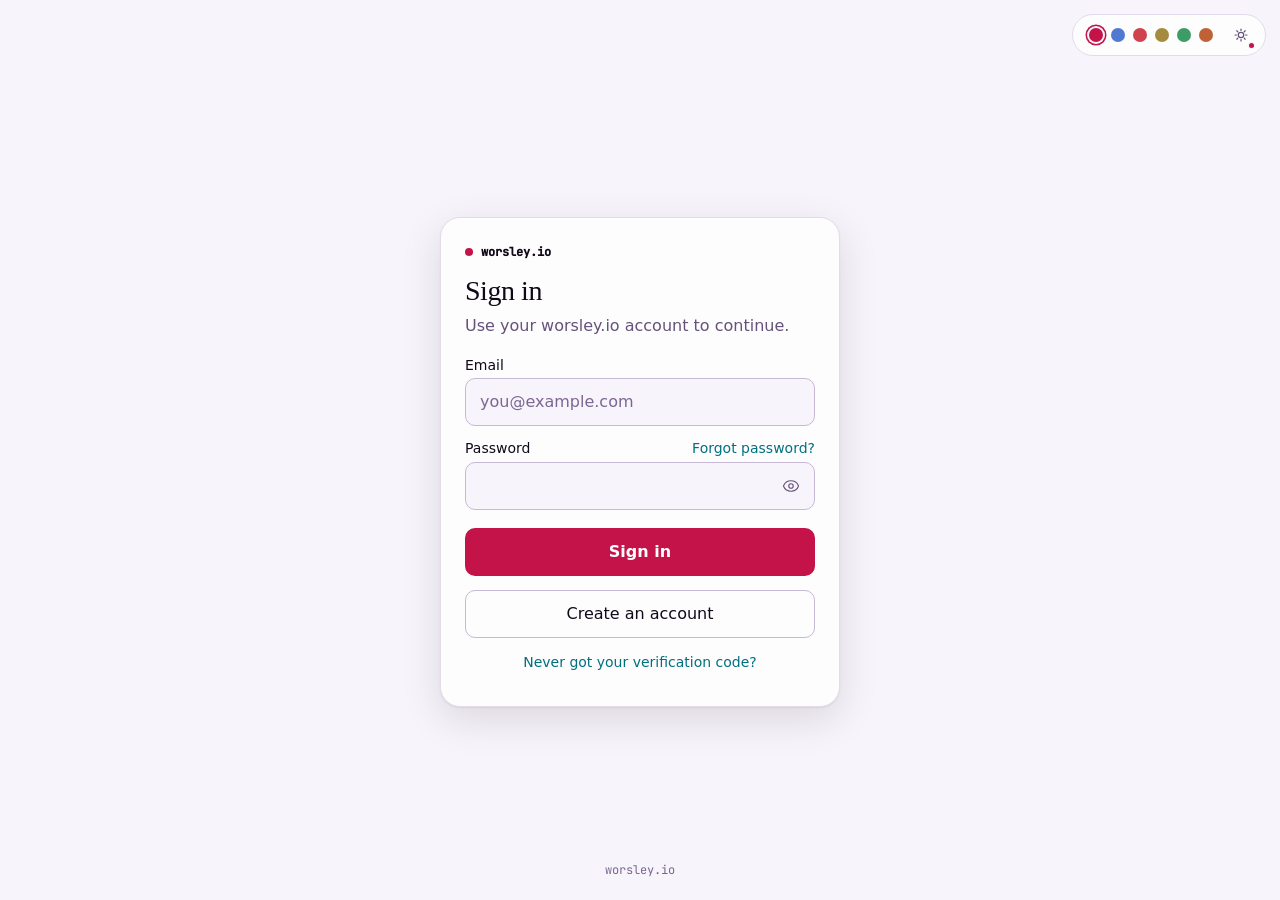
<file: index.html>
<!DOCTYPE html>
<html lang="en">
  <head>
    <meta charset="utf-8" />
    <meta name="viewport" content="width=device-width, initial-scale=1" />
    <meta name="theme-color" content="#0d1117" />
    <meta name="description" content="Sign in to worsley.io apps" />
    <meta name="robots" content="noindex" />
    <title>login.worsley.io</title>
    <!--
      Theme bootstrap, applied before first paint so the hub doesn't flash the
      wrong mode. Kept inline rather than shared because a blocking request
      would cost more than the duplication saves — this is a verbatim copy of
      the block in /index.html, so change both together.
    -->
    <script>
      (function () {
        try {
          var FAMILIES = ['default','matrix','retro','modern','dracula','solarized','gruvbox','tokyo-night','cyber','high-contrast'];
          var LEGACY = {
            'default':['default','dark'], 'light':['default','light'],
            'matrix':['matrix','dark'], 'retro':['retro','dark'],
            'modern':['modern','dark'], 'dracula':['dracula','dark'],
            'solarized-dark':['solarized','dark'], 'high-contrast':['high-contrast','dark'],
            'cyber':['cyber','dark'], 'gruvbox-dark':['gruvbox','dark'],
            'tokyo-night':['tokyo-night','dark']
          };
          function cookie(n) {
            var m = document.cookie.match(new RegExp('(?:^|; )' + n + '=([^;]*)'));
            return m ? decodeURIComponent(m[1]) : null;
          }
          var family = cookie('wio_theme') || localStorage.getItem('worsleyio-theme-family');
          var mode = cookie('wio_mode') || localStorage.getItem('worsleyio-theme-mode');
          if (!mode) {
            var legacy = LEGACY[family] || LEGACY[localStorage.getItem('worsleyio-theme')];
            if (legacy) { family = legacy[0]; mode = legacy[1]; }
          }
          if (FAMILIES.indexOf(family) < 0) family = 'default';
          if (mode !== 'light' && mode !== 'dark') mode = 'system';
          var resolved = mode === 'system'
            ? (window.matchMedia && window.matchMedia('(prefers-color-scheme: dark)').matches ? 'dark' : 'light')
            : mode;
          var el = document.documentElement;
          el.setAttribute('data-theme', family);
          el.setAttribute('data-mode', resolved);
          el.style.colorScheme = resolved;

          var scale = cookie('wio_text_scale') || localStorage.getItem('worsleyio-text-scale');
          var SCALES = { sm: 0.9, md: 1, lg: 1.125, xl: 1.25, xxl: 1.45 };
          if (SCALES[scale]) el.style.setProperty('--text-scale', String(SCALES[scale]));
        } catch (e) {
          /* provider applies it on mount */
        }
      })();
    </script>
    <script>
      // GitHub Pages SPA redirect decoder (pairs with public/404.html):
      // /?/logout&next=… → /logout?next=… before the app boots.
      (function (l) {
        if (l.search[1] === "/") {
          var decoded = l.search
            .slice(1)
            .split("&")
            .map(function (s) {
              return s.replace(/~and~/g, "&");
            })
            .join("?");
          window.history.replaceState(null, "", l.pathname.slice(0, -1) + decoded + l.hash);
        }
      })(window.location);
    </script>
    <script type="module" crossorigin src="/assets/index-_pYh4w21.js"></script>
    <link rel="stylesheet" crossorigin href="/assets/index-JpfpKa-H.css">
  </head>
  <body>
    <div id="root"></div>
  </body>
</html>
</file>
<file: assets/index-JpfpKa-H.css>
@charset "UTF-8";html,body,div,span,applet,object,iframe,h1,h2,h3,h4,h5,h6,p,blockquote,pre,a,abbr,acronym,address,big,cite,code,del,dfn,em,img,ins,kbd,q,s,samp,small,strike,strong,sub,sup,tt,var,b,u,i,center,dl,dt,dd,ol,ul,li,fieldset,form,label,legend,table,caption,tbody,tfoot,thead,tr,th,td,article,aside,canvas,details,embed,figure,figcaption,footer,header,hgroup,menu,nav,output,ruby,section,summary,time,mark,audio,video{margin:0;padding:0;border:0;font-size:100%;font:inherit;vertical-align:baseline}article,aside,details,figcaption,figure,footer,header,hgroup,menu,nav,section{display:block}body{line-height:1}ol,ul{list-style:none}blockquote,q{quotes:none}blockquote:before,blockquote:after,q:before,q:after{content:"";content:none}table{border-collapse:collapse;border-spacing:0}:root{--color-bg: #0b0119;--color-surface: #180b30;--color-surface-2: #241840;--color-text: #e8e9fd;--color-text-bright: #f2f3fe;--color-text-muted: #a99ec8;--color-text-dim: #8578a8;--color-accent: #fc4f88;--color-accent-2: #05d9e8;--color-accent-3: #f5c518;--color-accent-ink: #0b0119;--color-error: #ee2f3f;--color-warning: #bd830f;--color-info: #137de7;--color-success: #0fbd58;--color-link: #05d9e8;--macro-calories: var(--color-accent);--macro-protein: #6bcf7f;--macro-carbs: #ffd93d;--macro-fat: #ff6b9d;--color-border: #241a3d;--color-border-strong: #3c2d5e;--color-selection: rgba(252, 79, 136, .16);--color-hover: rgba(232, 233, 253, .06);--color-backdrop: rgba(0, 0, 0, .7);--font-mono: "JetBrains Mono", "Fira Code", "Cascadia Code", monospace;--font-sans: var(--font-ui, -apple-system, BlinkMacSystemFont, "Segoe UI", "Roboto", sans-serif);--font-size-xs: .65rem;--font-size-sm: .75rem;--font-size-base: .875rem;--font-size-lg: 1rem;--text-scale: 1;--radius-sm: var(--r-sm, 4px);--radius-md: var(--r, 8px);--radius-lg: var(--r-lg, 12px);--radius-xl: var(--r-xl, 16px);--ease-out: cubic-bezier(.22, 1, .36, 1);--ease-spring: cubic-bezier(.3, 1.4, .5, 1);--ease-in: cubic-bezier(.5, 0, .75, 0);--dur-1: .15s;--dur-2: .3s;--dur-3: .6s;--atmo-a: 15%;--atmo-b: 9%;--atmo-grain: .06}[data-mode=light]{--atmo-a: 10%;--atmo-b: 6%;--atmo-grain: .045}html{font-size:calc(100% * var(--text-scale, 1))}html,body{background-color:var(--color-bg);color:var(--color-text);margin:0;padding:0;overflow-x:hidden;transition:background-color .3s ease,color .3s ease}body{background-image:var(--haze);background-repeat:no-repeat}html[data-atmosphere] body{background-color:transparent;background-image:none}[data-theme=default][data-mode=dark]{--color-bg: #0d1117;--color-surface: #161b22;--color-surface-2: #21262d;--color-text: #e6edf3;--color-text-bright: #f0f6fc;--color-text-muted: #8b949e;--color-text-dim: #484f58;--color-accent: #7ee787;--color-error: #ff6b6b;--color-warning: #ffd93d;--color-info: #6bcf7f;--color-success: #4ec9b0;--color-link: #569cd6;--color-border: rgba(255, 255, 255, .08);--color-border-strong: rgba(255, 255, 255, .12);--color-selection: rgba(255, 255, 255, .06);--color-hover: rgba(255, 255, 255, .04);--color-backdrop: rgba(0, 0, 0, .6)}[data-theme=matrix][data-mode=dark]{--color-bg: #000000;--color-surface: #001100;--color-surface-2: #002200;--color-text: #00ff00;--color-text-bright: #39ff14;--color-text-muted: #008000;--color-text-dim: #004000;--color-accent: #39ff14;--color-error: #ff0040;--color-warning: #ffff00;--color-info: #00ffff;--color-success: #00ff00;--color-link: #39ff14;--color-border: rgba(0, 255, 0, .15);--color-border-strong: rgba(0, 255, 0, .25);--color-selection: rgba(0, 255, 0, .1);--color-hover: rgba(0, 255, 0, .06)}[data-theme=retro][data-mode=dark]{--color-bg: #2b1810;--color-surface: #3d2817;--color-surface-2: #4f3620;--color-text: #ffb000;--color-text-bright: #ffd700;--color-text-muted: #cc8800;--color-text-dim: #996600;--color-accent: #ffd700;--color-error: #ff4500;--color-warning: #ff8c00;--color-info: #ffa500;--color-success: #ffb000;--color-link: #ffd700;--color-border: rgba(255, 176, 0, .15);--color-border-strong: rgba(255, 176, 0, .25);--color-selection: rgba(255, 176, 0, .1);--color-hover: rgba(255, 176, 0, .06)}[data-theme=modern][data-mode=dark]{--color-bg: #1e1e1e;--color-surface: #2d2d30;--color-surface-2: #37373d;--color-text: #d4d4d4;--color-text-bright: #ffffff;--color-text-muted: #808080;--color-text-dim: #6a6a6a;--color-accent: #569cd6;--color-error: #f44747;--color-warning: #ffcc02;--color-info: #4ec9b0;--color-success: #4ec9b0;--color-link: #569cd6;--color-border: rgba(255, 255, 255, .08);--color-border-strong: rgba(255, 255, 255, .12);--color-selection: rgba(86, 156, 214, .15);--color-hover: rgba(255, 255, 255, .04)}[data-theme=dracula][data-mode=dark]{--color-bg: #282a36;--color-surface: #44475a;--color-surface-2: #343746;--color-text: #f8f8f2;--color-text-bright: #ffffff;--color-text-muted: #6272a4;--color-text-dim: #6272a4;--color-accent: #bd93f9;--color-error: #ff5555;--color-warning: #ffb86c;--color-info: #8be9fd;--color-success: #50fa7b;--color-link: #bd93f9;--color-border: rgba(255, 255, 255, .1);--color-border-strong: rgba(255, 255, 255, .15);--color-selection: rgba(189, 147, 249, .15);--color-hover: rgba(255, 255, 255, .05)}[data-theme=solarized][data-mode=dark]{--color-bg: #002b36;--color-surface: #073642;--color-surface-2: #0a3f4c;--color-text: #93a1a1;--color-text-bright: #eee8d5;--color-text-muted: #839496;--color-text-dim: #586e75;--color-accent: #268bd2;--color-error: #dc322f;--color-warning: #b58900;--color-info: #2aa198;--color-success: #859900;--color-link: #4aa8e8;--color-border: rgba(147, 161, 161, .1);--color-border-strong: rgba(147, 161, 161, .18);--color-selection: rgba(38, 139, 210, .15);--color-hover: rgba(147, 161, 161, .05)}[data-theme=gruvbox][data-mode=dark]{--color-bg: #282828;--color-surface: #3c3836;--color-surface-2: #504945;--color-text: #ebdbb2;--color-text-bright: #fbf1c7;--color-text-muted: #a89984;--color-text-dim: #665c54;--color-accent: #fe8019;--color-error: #fb4934;--color-warning: #fabd2f;--color-info: #83a598;--color-success: #b8bb26;--color-link: #83a598;--macro-calories: #fe8019;--macro-protein: #b8bb26;--macro-carbs: #fabd2f;--macro-fat: #d3869b;--color-border: rgba(235, 219, 178, .1);--color-border-strong: rgba(235, 219, 178, .18);--color-selection: rgba(254, 128, 25, .15);--color-hover: rgba(235, 219, 178, .05)}[data-theme=tokyo-night][data-mode=dark]{--color-bg: #1a1b26;--color-surface: #24283b;--color-surface-2: #292e42;--color-text: #c0caf5;--color-text-bright: #dfe5ff;--color-text-muted: #6b74a0;--color-text-dim: #414868;--color-accent: #7aa2f7;--color-error: #f7768e;--color-warning: #e0af68;--color-info: #7dcfff;--color-success: #9ece6a;--color-link: #bb9af7;--macro-calories: #7aa2f7;--macro-protein: #9ece6a;--macro-carbs: #e0af68;--macro-fat: #bb9af7;--color-border: rgba(192, 202, 245, .1);--color-border-strong: rgba(192, 202, 245, .18);--color-selection: rgba(122, 162, 247, .18);--color-hover: rgba(192, 202, 245, .05)}[data-theme=high-contrast][data-mode=dark]{--color-bg: #000000;--color-surface: #1a1a1a;--color-surface-2: #333333;--color-text: #ffffff;--color-text-bright: #ffffff;--color-text-muted: #c0c0c0;--color-text-dim: #808080;--color-accent: #ffff00;--color-error: #ff0000;--color-warning: #ff8000;--color-info: #00ffff;--color-success: #00ff00;--color-link: #00ffff;--color-border: rgba(255, 255, 255, .3);--color-border-strong: rgba(255, 255, 255, .5);--color-selection: rgba(0, 120, 212, .3);--color-hover: rgba(255, 255, 255, .08)}[data-theme=default][data-mode=light]{--color-bg: #ffffff;--color-surface: #f6f8fa;--color-surface-2: #eaeef2;--color-text: #1f2328;--color-text-bright: #010409;--color-text-muted: #59636e;--color-text-dim: #818b98;--color-accent: #1a7f37;--color-error: #cf222e;--color-warning: #9a6700;--color-info: #1a7f37;--color-success: #1a7f37;--color-link: #0969da;--macro-calories: var(--color-accent);--macro-protein: #1a7f37;--macro-carbs: #9a6700;--macro-fat: #bf3989;--color-border: rgba(31, 35, 40, .12);--color-border-strong: rgba(31, 35, 40, .2);--color-selection: rgba(9, 105, 218, .1);--color-hover: rgba(31, 35, 40, .04);--color-backdrop: rgba(0, 0, 0, .4)}[data-theme=matrix][data-mode=light]{--color-bg: #f2f7f2;--color-surface: #e4efe4;--color-surface-2: #d5e6d5;--color-text: #063a17;--color-text-bright: #002d0d;--color-text-muted: #3d7a4f;--color-text-dim: #7aa686;--color-accent: #00803b;--color-error: #b3001b;--color-warning: #8a6d00;--color-info: #006b6b;--color-success: #00803b;--color-link: #00803b;--macro-calories: #00803b;--macro-protein: #006b3c;--macro-carbs: #8a6d00;--macro-fat: #9c1f5e;--color-border: rgba(6, 58, 23, .15);--color-border-strong: rgba(6, 58, 23, .26);--color-selection: rgba(0, 128, 59, .12);--color-hover: rgba(6, 58, 23, .05);--color-backdrop: rgba(0, 20, 8, .4)}[data-theme=retro][data-mode=light]{--color-bg: #fdf6e3;--color-surface: #f5e9cd;--color-surface-2: #ecdcb6;--color-text: #4a2c10;--color-text-bright: #2b1810;--color-text-muted: #8a6234;--color-text-dim: #ab8a63;--color-accent: #a35c00;--color-error: #b00000;--color-warning: #8a5a00;--color-info: #7a5c00;--color-success: #5c6b00;--color-link: #a35c00;--macro-calories: #a35c00;--macro-protein: #5c6b00;--macro-carbs: #8a5a00;--macro-fat: #9c2f52;--color-border: rgba(74, 44, 16, .16);--color-border-strong: rgba(74, 44, 16, .28);--color-selection: rgba(163, 92, 0, .12);--color-hover: rgba(74, 44, 16, .05);--color-backdrop: rgba(43, 24, 16, .4)}[data-theme=modern][data-mode=light]{--color-bg: #ffffff;--color-surface: #f3f3f3;--color-surface-2: #e8e8e8;--color-text: #3b3b3b;--color-text-bright: #1e1e1e;--color-text-muted: #6c6c6c;--color-text-dim: #949494;--color-accent: #0451a5;--color-error: #cd3131;--color-warning: #bf8803;--color-info: #0e7490;--color-success: #107c10;--color-link: #0451a5;--macro-calories: #0451a5;--macro-protein: #107c10;--macro-carbs: #bf8803;--macro-fat: #af00db;--color-border: rgba(0, 0, 0, .11);--color-border-strong: rgba(0, 0, 0, .19);--color-selection: rgba(4, 81, 165, .12);--color-hover: rgba(0, 0, 0, .04);--color-backdrop: rgba(0, 0, 0, .4)}[data-theme=dracula][data-mode=light]{--color-bg: #fffbeb;--color-surface: #f5f1e0;--color-surface-2: #ebe6d1;--color-text: #1f1f1f;--color-text-bright: #0d0d0d;--color-text-muted: #6c664b;--color-text-dim: #9c9578;--color-accent: #7435d9;--color-error: #cb3a2a;--color-warning: #a34d14;--color-info: #036a96;--color-success: #14710a;--color-link: #7435d9;--macro-calories: #7435d9;--macro-protein: #14710a;--macro-carbs: #a34d14;--macro-fat: #a3144d;--color-border: rgba(31, 31, 31, .13);--color-border-strong: rgba(31, 31, 31, .22);--color-selection: rgba(100, 74, 201, .13);--color-hover: rgba(31, 31, 31, .04);--color-backdrop: rgba(31, 31, 31, .4)}[data-theme=solarized][data-mode=light]{--color-bg: #fdf6e3;--color-surface: #f2ecdc;--color-surface-2: #e6dfca;--color-text: #586e75;--color-text-bright: #073642;--color-text-muted: #657b83;--color-text-dim: #93a1a1;--color-accent: #268bd2;--color-error: #dc322f;--color-warning: #b58900;--color-info: #2aa198;--color-success: #859900;--color-link: #1a6496;--macro-calories: #268bd2;--macro-protein: #859900;--macro-carbs: #b58900;--macro-fat: #d33682;--color-border: rgba(88, 110, 117, .15);--color-border-strong: rgba(88, 110, 117, .26);--color-selection: rgba(38, 139, 210, .12);--color-hover: rgba(88, 110, 117, .05);--color-backdrop: rgba(0, 43, 54, .4)}[data-theme=gruvbox][data-mode=light]{--color-bg: #f7f3e8;--color-surface: #fdfbf5;--color-surface-2: #f2e9d4;--color-text: #3c3836;--color-text-bright: #282828;--color-text-muted: #6a5f56;--color-text-dim: #776b5e;--color-accent: #af3a03;--color-error: #9d0006;--color-warning: #b57614;--color-info: #427b58;--color-success: #79740e;--color-link: #076678;--macro-calories: #af3a03;--macro-protein: #79740e;--macro-carbs: #b57614;--macro-fat: #8f3f71;--color-border: rgba(60, 56, 54, .15);--color-border-strong: rgba(60, 56, 54, .26);--color-selection: rgba(175, 58, 3, .13);--color-hover: rgba(60, 56, 54, .05);--color-backdrop: rgba(40, 40, 40, .4)}[data-theme=tokyo-night][data-mode=light]{--color-bg: #e1e2e7;--color-surface: #eaebf0;--color-surface-2: #d0d5e3;--color-text: #3760bf;--color-text-bright: #2e3c64;--color-text-muted: #6172b0;--color-text-dim: #8990b3;--color-accent: #2959aa;--color-error: #c64343;--color-warning: #8c6c3e;--color-info: #007197;--color-success: #587539;--color-link: #7847bd;--macro-calories: #2959aa;--macro-protein: #587539;--macro-carbs: #8c6c3e;--macro-fat: #7847bd;--color-border: rgba(55, 96, 191, .16);--color-border-strong: rgba(55, 96, 191, .28);--color-selection: rgba(41, 89, 170, .13);--color-hover: rgba(55, 96, 191, .05);--color-backdrop: rgba(46, 60, 100, .4)}[data-theme=high-contrast][data-mode=light]{--color-bg: #ffffff;--color-surface: #f0f0f0;--color-surface-2: #e0e0e0;--color-text: #000000;--color-text-bright: #000000;--color-text-muted: #333333;--color-text-dim: #595959;--color-accent: #0000cc;--color-error: #cc0000;--color-warning: #8a4b00;--color-info: #006666;--color-success: #006600;--color-link: #0000cc;--macro-calories: #0000cc;--macro-protein: #006600;--macro-carbs: #8a4b00;--macro-fat: #99005c;--color-border: rgba(0, 0, 0, .4);--color-border-strong: rgba(0, 0, 0, .65);--color-selection: rgba(0, 0, 204, .18);--color-hover: rgba(0, 0, 0, .07);--color-backdrop: rgba(0, 0, 0, .5)}:root{--surface: var(--color-bg);--surface-raised: var(--color-surface);--surface-sunk: var(--color-surface-2, var(--color-surface));--ink: var(--color-text);--ink-strong: var(--color-text-bright);--ink-2: var(--color-text-muted);--ink-3: var(--color-text-dim);--label-ink: var(--ink-2);--accent: var(--color-accent);--accent-2: var(--color-accent-2, var(--color-info));--accent-3: var(--color-accent-3, var(--color-warning));--accent-ink: var(--color-accent-ink, var(--color-bg));--accent-quiet: color-mix(in srgb, var(--accent) 15%, transparent);--line: var(--color-border);--line-2: var(--color-border-strong);--track: color-mix(in srgb, var(--ink) 13%, transparent);--focus: 0 0 0 3px var(--accent-quiet);--meter-fill: linear-gradient(90deg, color-mix(in srgb, var(--accent) 45%, var(--surface)), var(--accent));--accent-fill: linear-gradient(180deg, color-mix(in srgb, var(--accent) 86%, white), var(--accent) 70%);--haze: none}[data-shape=quiet],:root{--font-display: "Iowan Old Style", "Charter", Palatino, Georgia, serif;--font-num: "Iowan Old Style", "Charter", Georgia, serif;--font-ui: "Avenir Next", Avenir, system-ui, -apple-system, sans-serif;--font-micro: ui-monospace, Menlo, monospace;--font-chrome: var(--font-mono);--lh-display: 1.07;--tr-display: -.016em;--micro-size: 9px;--micro-track: .22em;--micro-case: uppercase;--fw-display: 400;--icon-stroke: 1.5;--r: 10px;--r-sm: 6px;--r-lg: 14px;--r-xl: 20px;--r-pill: 99px}[data-shape=editorial]{--font-display: "Charter", "Iowan Old Style", Georgia, serif;--font-num: "Charter", "Iowan Old Style", Georgia, serif;--font-ui: system-ui, -apple-system, sans-serif;--font-chrome: var(--font-mono);--lh-display: 1.09;--tr-display: -.018em;--micro-size: 9.5px;--micro-track: .16em;--r: 14px;--r-sm: 8px;--r-lg: 20px;--r-xl: 28px}[data-shape=modern]{--font-display: system-ui, -apple-system, "Inter", "Helvetica Neue", sans-serif;--font-num: system-ui, -apple-system, sans-serif;--font-ui: system-ui, -apple-system, sans-serif;--font-micro: system-ui, -apple-system, sans-serif;--font-chrome: var(--font-ui);--lh-display: 1.02;--tr-display: -.042em;--micro-size: 11.5px;--micro-track: 0;--micro-case: none;--fw-display: 600;--icon-stroke: 2;--r: 14px;--r-sm: 9px;--r-lg: 18px;--r-xl: 24px}.lucide{stroke-width:var(--icon-stroke)}.panel{background:var(--surface-raised);border:1px solid var(--line);border-radius:var(--r)}.micro{font-family:var(--font-micro);font-size:var(--micro-size);letter-spacing:var(--micro-track);text-transform:var(--micro-case);color:var(--label-ink)}[data-theme=cyber][data-mode=dark]{--color-bg: #0b0119;--color-surface: #180b30;--color-surface-2: #241840;--color-text: #e8e9fd;--color-text-bright: #f2f3fe;--color-text-muted: #a99ec8;--color-text-dim: #8578a8;--color-accent: #fc4f88;--color-accent-2: #05d9e8;--color-accent-3: #f5c518;--color-accent-ink: #0b0119;--color-error: #ee2f3f;--color-warning: #bd830f;--color-info: #137de7;--color-success: #0fbd58;--color-link: #05d9e8;--macro-calories: #ff2a6d;--macro-protein: #00ff9f;--macro-carbs: #f9f002;--macro-fat: #d300c5;--color-border: #241a3d;--color-border-strong: #3c2d5e;--color-selection: rgba(252, 79, 136, .16);--color-hover: rgba(232, 233, 253, .06);--color-backdrop: rgba(0, 0, 0, .7);--haze: radial-gradient(900px 600px at 100% 0%, color-mix(in srgb, var(--color-accent-2) 14%, transparent), transparent 70%)}[data-theme=ink][data-mode=dark]{--color-bg: #121110;--color-surface: #1b1a18;--color-surface-2: #262420;--color-text: #ece9e2;--color-text-bright: #f7f5ef;--color-text-muted: #a8a39a;--color-text-dim: #8a857b;--color-accent: #3b82f6;--color-accent-2: #6fd3b8;--color-accent-3: #d9a933;--color-accent-ink: #121110;--color-error: #ef3e4c;--color-warning: #bd830f;--color-info: #1882ec;--color-success: #0fbd58;--color-link: #6fd3b8;--color-border: #2a2825;--color-border-strong: #3d3a35;--color-selection: rgba(59, 130, 246, .16);--color-hover: rgba(236, 233, 226, .06);--color-backdrop: rgba(0, 0, 0, .7)}[data-theme=cyber][data-mode=light]{--color-bg: #f7f4fb;--color-surface: #fdfdfe;--color-surface-2: #ede7f3;--color-text: #1f112c;--color-text-bright: #110918;--color-text-muted: #66527a;--color-text-dim: #7d6693;--color-accent: #c31348;--color-accent-2: #00707f;--color-accent-3: #876e0d;--color-accent-ink: #fdfdfe;--color-error: #cf1726;--color-warning: #936710;--color-info: #1670ca;--color-success: #0e813e;--color-link: #00707f;--macro-calories: #d6006c;--macro-protein: #00734d;--macro-carbs: #8a6b00;--macro-fat: #9500a8;--color-border: #e3dbeb;--color-border-strong: #c7b8d5;--color-selection: rgba(195, 19, 72, .16);--color-hover: rgba(31, 17, 44, .05);--color-backdrop: rgba(0, 0, 0, .45)}[data-theme=ink][data-mode=light]{--color-bg: #f6f4ee;--color-surface: #fffefb;--color-surface-2: #ede9e0;--color-text: #1c1a17;--color-text-bright: #0f0e0c;--color-text-muted: #5e5950;--color-text-dim: #6f6a60;--color-accent: #2457c5;--color-accent-2: #157a63;--color-accent-3: #8a6a10;--color-accent-ink: #fffefb;--color-error: #cf1726;--color-warning: #936710;--color-info: #1670ca;--color-success: #0e813e;--color-link: #157a63;--color-border: #e2ddd2;--color-border-strong: #c9c2b4;--color-selection: rgba(36, 87, 197, .14);--color-hover: rgba(28, 26, 23, .05);--color-backdrop: rgba(0, 0, 0, .45)}[data-theme=slate][data-mode=dark]{--color-bg: #040b16;--color-surface: #0c192c;--color-surface-2: #17263b;--color-text: #e8fcfc;--color-text-bright: #f2fdfd;--color-text-muted: #a5c1ca;--color-text-dim: #83a0af;--color-accent: #f92f40;--color-accent-2: #2ff994;--color-accent-3: #f2c336;--color-accent-ink: #040b16;--color-error: #ef3e4c;--color-warning: #bd830f;--color-info: #1882ec;--color-success: #0fbd58;--color-link: #2ff994;--color-border: #1a283d;--color-border-strong: #2c415e;--color-selection: rgba(249, 47, 64, .16);--color-hover: rgba(232, 252, 252, .06);--color-backdrop: rgba(0, 0, 0, .7)}[data-theme=slate][data-mode=light]{--color-bg: #f4f7fb;--color-surface: #fdfdfe;--color-surface-2: #e7ecf3;--color-text: #111c2c;--color-text-bright: #090f18;--color-text-muted: #52637a;--color-text-dim: #61738c;--color-accent: #c31322;--color-accent-2: #0d8247;--color-accent-3: #8b6c0e;--color-accent-ink: #fdfdfe;--color-error: #cf1726;--color-warning: #936710;--color-info: #1670ca;--color-success: #0e813e;--color-link: #0d8247;--color-border: #dbe2eb;--color-border-strong: #b8c4d5;--color-selection: rgba(195, 19, 34, .16);--color-hover: rgba(17, 28, 44, .05);--color-backdrop: rgba(0, 0, 0, .45)}[data-theme=verdant][data-mode=dark]{--color-bg: #041611;--color-surface: #0c2c24;--color-surface-2: #173b32;--color-text: #e8fcec;--color-text-bright: #f2fdf5;--color-text-muted: #a5cab5;--color-text-dim: #83af99;--color-accent: #f9c62f;--color-accent-2: #ba68f5;--color-accent-3: #f94892;--color-accent-ink: #041611;--color-error: #f25a67;--color-warning: #bd830f;--color-info: #3491ef;--color-success: #0fbd58;--color-link: #ba68f5;--color-border: #1a3d34;--color-border-strong: #2c5e51;--color-selection: rgba(249, 198, 47, .16);--color-hover: rgba(232, 252, 236, .06);--color-backdrop: rgba(0, 0, 0, .7)}[data-theme=verdant][data-mode=light]{--color-bg: #f4fbf9;--color-surface: #fdfefe;--color-surface-2: #e7f3f0;--color-text: #112c25;--color-text-bright: #091814;--color-text-muted: #527a70;--color-text-dim: #557a71;--color-accent: #8e6e0e;--color-accent-2: #7a13c3;--color-accent-3: #c3135c;--color-accent-ink: #fdfefe;--color-error: #cf1726;--color-warning: #976b11;--color-info: #1773cf;--color-success: #0e813e;--color-link: #7a13c3;--color-border: #dbebe7;--color-border-strong: #b8d5ce;--color-selection: rgba(142, 110, 14, .16);--color-hover: rgba(17, 44, 37, .05);--color-backdrop: rgba(0, 0, 0, .45)}[data-theme=ember][data-mode=dark]{--color-bg: #160a04;--color-surface: #2c170c;--color-surface-2: #3b2317;--color-text: #fce8ec;--color-text-bright: #fdf2f5;--color-text-muted: #caa5a5;--color-text-dim: #af8683;--color-accent: #2ff983;--color-accent-2: #2fa5f9;--color-accent-3: #f236b3;--color-accent-ink: #160a04;--color-error: #f04251;--color-warning: #bd830f;--color-info: #1d85ed;--color-success: #0fbd58;--color-link: #2fa5f9;--color-border: #3d261a;--color-border-strong: #5e3d2c;--color-selection: rgba(47, 249, 131, .16);--color-hover: rgba(252, 232, 236, .06);--color-backdrop: rgba(0, 0, 0, .7)}[data-theme=ember][data-mode=light]{--color-bg: #fbf6f4;--color-surface: #fefdfd;--color-surface-2: #f3ebe7;--color-text: #2c1a11;--color-text-bright: #180e09;--color-text-muted: #7a5f52;--color-text-dim: #876c5e;--color-accent: #0d823e;--color-accent-2: #1375bc;--color-accent-3: #c31388;--color-accent-ink: #fefdfd;--color-error: #cf1726;--color-warning: #936710;--color-info: #1670ca;--color-success: #0e813e;--color-link: #1375bc;--color-border: #ebe0db;--color-border-strong: #d5c2b8;--color-selection: rgba(13, 130, 62, .16);--color-hover: rgba(44, 26, 17, .05);--color-backdrop: rgba(0, 0, 0, .45)}@font-face{font-family:JetBrains Mono;font-style:normal;font-display:swap;font-weight:400;src:url([data-uri]) format("woff2"),url([data-uri]) format("woff");unicode-range:U+0460-052F,U+1C80-1C8A,U+20B4,U+2DE0-2DFF,U+A640-A69F,U+FE2E-FE2F}@font-face{font-family:JetBrains Mono;font-style:normal;font-display:swap;font-weight:400;src:url(/assets/jetbrains-mono-cyrillic-400-normal-BEIGL1Tu.woff2) format("woff2"),url(/assets/jetbrains-mono-cyrillic-400-normal-ugxPyKxw.woff) format("woff");unicode-range:U+0301,U+0400-045F,U+0490-0491,U+04B0-04B1,U+2116}@font-face{font-family:JetBrains Mono;font-style:normal;font-display:swap;font-weight:400;src:url(/assets/jetbrains-mono-greek-400-normal-C190GLew.woff2) format("woff2"),url(/assets/jetbrains-mono-greek-400-normal-B9oWc5Lo.woff) format("woff");unicode-range:U+0370-0377,U+037A-037F,U+0384-038A,U+038C,U+038E-03A1,U+03A3-03FF}@font-face{font-family:JetBrains Mono;font-style:normal;font-display:swap;font-weight:400;src:url([data-uri]) format("woff2"),url(/assets/jetbrains-mono-vietnamese-400-normal-CqNFfHCs.woff) format("woff");unicode-range:U+0102-0103,U+0110-0111,U+0128-0129,U+0168-0169,U+01A0-01A1,U+01AF-01B0,U+0300-0301,U+0303-0304,U+0308-0309,U+0323,U+0329,U+1EA0-1EF9,U+20AB}@font-face{font-family:JetBrains Mono;font-style:normal;font-display:swap;font-weight:400;src:url(/assets/jetbrains-mono-latin-ext-400-normal-Bc8Ftmh3.woff2) format("woff2"),url(/assets/jetbrains-mono-latin-ext-400-normal-fXTG6kC5.woff) format("woff");unicode-range:U+0100-02BA,U+02BD-02C5,U+02C7-02CC,U+02CE-02D7,U+02DD-02FF,U+0304,U+0308,U+0329,U+1D00-1DBF,U+1E00-1E9F,U+1EF2-1EFF,U+2020,U+20A0-20AB,U+20AD-20C0,U+2113,U+2C60-2C7F,U+A720-A7FF}@font-face{font-family:JetBrains Mono;font-style:normal;font-display:swap;font-weight:400;src:url(/assets/jetbrains-mono-latin-400-normal-V6pRDFza.woff2) format("woff2"),url(/assets/jetbrains-mono-latin-400-normal-6-qcROiO.woff) format("woff");unicode-range:U+0000-00FF,U+0131,U+0152-0153,U+02BB-02BC,U+02C6,U+02DA,U+02DC,U+0304,U+0308,U+0329,U+2000-206F,U+20AC,U+2122,U+2191,U+2193,U+2212,U+2215,U+FEFF,U+FFFD}@font-face{font-family:JetBrains Mono;font-style:normal;font-display:swap;font-weight:500;src:url([data-uri]) format("woff2"),url([data-uri]) format("woff");unicode-range:U+0460-052F,U+1C80-1C8A,U+20B4,U+2DE0-2DFF,U+A640-A69F,U+FE2E-FE2F}@font-face{font-family:JetBrains Mono;font-style:normal;font-display:swap;font-weight:500;src:url(/assets/jetbrains-mono-cyrillic-500-normal-DmUKJPL_.woff2) format("woff2"),url(/assets/jetbrains-mono-cyrillic-500-normal-DJqRU3vO.woff) format("woff");unicode-range:U+0301,U+0400-045F,U+0490-0491,U+04B0-04B1,U+2116}@font-face{font-family:JetBrains Mono;font-style:normal;font-display:swap;font-weight:500;src:url(/assets/jetbrains-mono-greek-500-normal-JpySY46c.woff2) format("woff2"),url(/assets/jetbrains-mono-greek-500-normal-D7SFKleX.woff) format("woff");unicode-range:U+0370-0377,U+037A-037F,U+0384-038A,U+038C,U+038E-03A1,U+03A3-03FF}@font-face{font-family:JetBrains Mono;font-style:normal;font-display:swap;font-weight:500;src:url([data-uri]) format("woff2"),url(/assets/jetbrains-mono-vietnamese-500-normal-DNRqzVM1.woff) format("woff");unicode-range:U+0102-0103,U+0110-0111,U+0128-0129,U+0168-0169,U+01A0-01A1,U+01AF-01B0,U+0300-0301,U+0303-0304,U+0308-0309,U+0323,U+0329,U+1EA0-1EF9,U+20AB}@font-face{font-family:JetBrains Mono;font-style:normal;font-display:swap;font-weight:500;src:url(/assets/jetbrains-mono-latin-ext-500-normal-Cut-4mMH.woff2) format("woff2"),url(/assets/jetbrains-mono-latin-ext-500-normal-ckzbgY84.woff) format("woff");unicode-range:U+0100-02BA,U+02BD-02C5,U+02C7-02CC,U+02CE-02D7,U+02DD-02FF,U+0304,U+0308,U+0329,U+1D00-1DBF,U+1E00-1E9F,U+1EF2-1EFF,U+2020,U+20A0-20AB,U+20AD-20C0,U+2113,U+2C60-2C7F,U+A720-A7FF}@font-face{font-family:JetBrains Mono;font-style:normal;font-display:swap;font-weight:500;src:url(/assets/jetbrains-mono-latin-500-normal-BWZEU5yA.woff2) format("woff2"),url(/assets/jetbrains-mono-latin-500-normal-CJOVTJB7.woff) format("woff");unicode-range:U+0000-00FF,U+0131,U+0152-0153,U+02BB-02BC,U+02C6,U+02DA,U+02DC,U+0304,U+0308,U+0329,U+2000-206F,U+20AC,U+2122,U+2191,U+2193,U+2212,U+2215,U+FEFF,U+FFFD}body{min-height:100vh;min-height:100dvh}.hub{position:relative;display:flex;flex-direction:column;min-height:100vh;min-height:100dvh}.auth-wrap{flex:1;min-height:100vh;min-height:100dvh}.hub .auth-wrap{min-height:0;padding-top:76px;padding-bottom:16px}.hub-theme-picker{position:absolute;top:14px;right:14px;z-index:1;display:flex;align-items:center;gap:12px;min-height:40px;box-sizing:border-box;background:var(--color-surface);border:1px solid var(--color-border);border-radius:999px;padding:4px 8px 4px 16px;transition:border-color var(--dur-2) ease}.hub-theme-picker:hover,.hub-theme-picker:focus-within{border-color:var(--color-border-strong)}.hub-theme-picker .theme-dots{--dot-size: .875rem;--dots-gap: .5rem}.hub-theme-picker .theme-dot-fill{opacity:.8;transform:none}.hub-theme-picker .mode-toggle{width:2rem;height:2rem}.hub-foot{margin:0;padding:0 16px 24px;text-align:center;font-family:var(--font-chrome);font-size:var(--font-size-sm)}.hub-foot a{color:var(--color-text-dim);text-decoration:none}.hub-foot a:hover,.hub-foot a:focus-visible{color:var(--color-text-bright)}.auth-wrap{min-height:70vh;display:flex;flex-direction:column;align-items:center;justify-content:center;box-sizing:border-box;padding:24px 16px;font-family:var(--font-sans);color:var(--color-text)}.auth-wrap .auth-wrap{min-height:0;width:100%;padding:0}.auth-shell{box-sizing:border-box;display:flex;flex-direction:column;min-height:100vh;min-height:100dvh;padding-top:48px}.auth-shell>.auth-wrap{flex:1;min-height:0}.auth-card{box-sizing:border-box;width:100%;max-width:400px;display:flex;flex-direction:column;gap:14px;padding:28px 24px 24px;background:var(--color-surface);border:1px solid var(--color-border);border-radius:var(--radius-xl);box-shadow:0 1px 2px #0000000f,0 12px 40px #0000001f;animation:auth-rise var(--dur-3) var(--ease-out) backwards}@keyframes auth-rise{0%{opacity:0;transform:translateY(8px)}}.auth-brand{display:flex;align-items:center;gap:8px;min-width:0;font-family:var(--font-chrome);font-size:var(--font-size-sm);color:var(--color-text-muted)}.auth-brand-dot{width:8px;height:8px;flex-shrink:0;border-radius:50%;background:var(--color-accent)}.auth-brand-name{font-weight:600;color:var(--color-text-bright)}.auth-tagline{overflow:hidden;white-space:nowrap;text-overflow:ellipsis}.auth-tagline:before{content:"·";margin-right:8px;color:var(--color-text-dim)}.auth-title{margin:4px 0 0;font-family:var(--font-display);font-size:1.75rem;font-weight:var(--fw-display);line-height:var(--lh-display, 1.15);letter-spacing:var(--tr-display);color:var(--color-text-bright)}.auth-sub{margin:-6px 0 6px;font-size:var(--font-size-lg);line-height:1.45;color:var(--color-text-muted)}.auth-sub strong{color:var(--color-text-bright);font-weight:600}.auth-field{display:flex;flex-direction:column;gap:6px}.auth-label-row{display:flex;align-items:baseline;justify-content:space-between;gap:12px}.auth-label{font-size:var(--font-size-base);font-weight:500;color:var(--color-text-bright)}.auth-input{box-sizing:border-box;width:100%;height:48px;padding:0 14px;background:var(--color-bg);border:1px solid var(--color-border-strong);border-radius:var(--radius-md);color:var(--color-text-bright);font-family:var(--font-sans);font-size:1rem;transition:border-color var(--dur-1) ease,box-shadow var(--dur-1) ease}.auth-input::placeholder{color:var(--color-text-dim)}.auth-input:focus{outline:none;border-color:var(--color-accent);box-shadow:0 0 0 3px color-mix(in srgb,var(--color-accent) 22%,transparent)}.auth-input[aria-invalid=true]{border-color:var(--color-error)}.auth-input:disabled{opacity:.6}.auth-input--code{font-family:var(--font-mono);font-size:1.125rem;letter-spacing:.3em}.auth-input--code::placeholder{letter-spacing:.3em}.auth-field-hint{font-size:var(--font-size-base);color:var(--color-error)}.auth-password{position:relative;display:flex}.auth-password .auth-input{flex:1;padding-right:52px}.auth-reveal{position:absolute;top:2px;right:2px;display:grid;place-items:center;width:44px;height:44px;padding:0;background:none;border:none;border-radius:var(--radius-md);color:var(--color-text-muted);cursor:pointer}.auth-reveal:hover{color:var(--color-text-bright)}.auth-reveal:focus-visible{outline:2px solid var(--color-accent);outline-offset:-4px}.auth-error,.auth-notice{display:flex;align-items:flex-start;gap:10px;padding:10px 12px;border-radius:var(--radius-md);font-size:var(--font-size-base);line-height:1.45;color:var(--color-text-bright)}.auth-error svg,.auth-notice svg{flex-shrink:0;margin-top:2px}.auth-error{background:color-mix(in srgb,var(--color-error) 12%,transparent);border:1px solid color-mix(in srgb,var(--color-error) 45%,transparent)}.auth-error svg{color:var(--color-error)}.auth-notice{background:color-mix(in srgb,var(--color-success) 12%,transparent);border:1px solid color-mix(in srgb,var(--color-success) 40%,transparent)}.auth-notice svg{color:var(--color-success)}.auth-btn{display:inline-flex;align-items:center;justify-content:center;gap:10px;box-sizing:border-box;width:100%;min-height:48px;margin-top:4px;padding:0 16px;background:var(--color-accent);color:var(--accent-ink, var(--color-bg));border:1px solid transparent;border-radius:var(--radius-md);font-family:var(--font-sans);font-size:1rem;font-weight:600;text-decoration:none;cursor:pointer;transition:filter var(--dur-1) ease,transform var(--dur-1) ease,border-color var(--dur-1) ease}.auth-btn:hover{filter:brightness(1.08)}.auth-btn:active{transform:scale(.985)}.auth-btn:focus-visible{outline:2px solid var(--color-accent);outline-offset:2px}.auth-btn:disabled{cursor:default;filter:none;opacity:.75}.auth-btn--ghost{margin-top:0;background:none;border-color:var(--color-border-strong);color:var(--color-text-bright);font-weight:500}.auth-btn--ghost:hover{filter:none;border-color:var(--color-accent);background:var(--color-hover)}.auth-link{padding:0;background:none;border:none;color:var(--color-link);font-family:var(--font-sans);font-size:var(--font-size-base);text-decoration:none;cursor:pointer}.auth-link:hover{text-decoration:underline}.auth-link:focus-visible{outline:2px solid var(--color-accent);outline-offset:3px;border-radius:var(--radius-sm)}.auth-link:disabled{opacity:.6;cursor:default}.auth-switch{display:flex;flex-direction:column;align-items:center;gap:4px}.auth-switch .auth-link{min-height:40px;padding:0 8px}.auth-family{margin:2px 0 0;padding-top:14px;border-top:1px solid var(--color-border);text-align:center;color:var(--color-text-muted);font-size:var(--font-size-base)}.auth-card--notice{align-items:center;text-align:center;gap:12px;padding-top:32px}.auth-card--notice .auth-title{margin:4px 0 0;font-size:1.5rem}.auth-card--notice .auth-sub{margin:0}.auth-glyph{display:grid;place-items:center;width:56px;height:56px;border-radius:50%;background:var(--color-selection);color:var(--color-accent)}.auth-glyph--warn{background:color-mix(in srgb,var(--color-warning) 16%,transparent);color:var(--color-warning)}.auth-glyph--ok{background:color-mix(in srgb,var(--color-success) 16%,transparent);color:var(--color-success)}.auth-chips{display:flex;flex-wrap:wrap;justify-content:center;gap:6px;margin:0}.auth-chip{display:inline-flex;align-items:center;height:26px;padding:0 10px;border-radius:999px;border:1px solid var(--color-border-strong);font-family:var(--font-chrome);font-size:var(--font-size-sm);color:var(--color-text-bright)}.auth-actions{display:flex;flex-direction:column;gap:8px;width:100%;margin-top:8px}.auth-actions .auth-btn{margin-top:0}.auth-foot{display:flex;flex-direction:column;align-items:center;gap:4px;font-size:var(--font-size-base);color:var(--color-text-muted)}.auth-foot .auth-link{min-height:40px;padding:0 8px}.auth-foot code{font-family:var(--font-mono);font-size:var(--font-size-sm);color:var(--color-text);overflow-wrap:anywhere}.auth-loading{display:flex;align-items:center;justify-content:center;gap:12px;color:var(--color-text-muted);font-size:var(--font-size-lg);text-align:center}.auth-spinner{width:18px;height:18px;flex-shrink:0;box-sizing:border-box;border-radius:50%;border:2px solid currentColor;border-right-color:transparent;animation:auth-spin .8s linear infinite}@keyframes auth-spin{to{transform:rotate(360deg)}}@media(max-width:480px){.auth-wrap{justify-content:flex-start;padding:24px 16px 32px}.auth-card{padding:24px 20px 20px}.auth-title{font-size:1.6rem}}@media(prefers-reduced-motion:reduce){.auth-card,.auth-spinner{animation:none}.auth-btn:active{transform:none}}[data-fx=off] .auth-card{animation:none}.theme-dots{display:flex;align-items:center;justify-content:center;gap:var(--dots-gap);--ring-gap: var(--color-bg)}.theme-dots--lg{--dot-size: .75rem;--dots-gap: .85rem}.theme-dots--sm{--dot-size: .625rem;--dots-gap: .5rem}.theme-dot{-webkit-appearance:none;-moz-appearance:none;appearance:none;border:0;background:none;padding:.5rem;margin:-.5rem;cursor:pointer;display:grid;place-items:center;border-radius:50%;line-height:0}.theme-dot:focus-visible{outline:2px solid var(--color-accent);outline-offset:1px}.theme-dot-fill{display:block;width:var(--dot-size);height:var(--dot-size);border-radius:50%;background:var(--color-accent);opacity:.45;transform:scale(.82);transition:opacity .18s ease,transform .18s ease,box-shadow .18s ease}.theme-dot:hover .theme-dot-fill,.theme-dot:focus-visible .theme-dot-fill{opacity:1;transform:scale(1.05)}.theme-dot.is-active .theme-dot-fill{opacity:1;transform:scale(1);box-shadow:0 0 0 2px var(--ring-gap),0 0 0 3.5px var(--color-accent)}@media(prefers-reduced-motion:reduce){.theme-dot-fill{transition:none}}.mode-toggle{-webkit-appearance:none;-moz-appearance:none;appearance:none;position:relative;display:grid;place-items:center;width:1.75rem;height:1.75rem;padding:0;border:1px solid transparent;border-radius:50%;background:none;color:var(--color-text-muted);cursor:pointer;transition:color .15s ease,border-color .15s ease,background-color .15s ease}.mode-toggle:hover{color:var(--color-text-bright);border-color:var(--color-border);background:var(--color-hover)}.mode-toggle:focus-visible{outline:2px solid var(--color-accent);outline-offset:1px}.mode-toggle-auto{position:absolute;right:.125rem;bottom:.125rem;width:.3125rem;height:.3125rem;border-radius:50%;background:var(--color-accent);box-shadow:0 0 0 1.5px var(--color-bg)}.mode-toggle-seg{display:inline-flex;padding:.1875rem;gap:.1875rem;border:1px solid var(--color-border);border-radius:var(--radius-md);background:var(--color-bg)}.mode-seg{-webkit-appearance:none;-moz-appearance:none;appearance:none;display:inline-flex;align-items:center;gap:.375rem;padding:.375rem .625rem;border:0;border-radius:var(--radius-sm);background:none;color:var(--color-text-muted);font-family:var(--font-chrome);font-size:var(--font-size-sm);cursor:pointer;white-space:nowrap;transition:color .15s ease,background-color .15s ease}.mode-seg:hover{color:var(--color-text-bright);background:var(--color-hover)}.mode-seg.is-active{color:var(--color-bg);background:var(--color-accent)}.mode-seg:focus-visible{outline:2px solid var(--color-accent);outline-offset:1px}.mode-toggle-seg--compact{background:none;padding:.125rem}.mode-toggle-seg--compact .mode-seg{gap:.3125rem;padding:.3125rem .5rem;font-size:var(--font-size-xs)}.mode-toggle-seg--compact .mode-seg.is-active{color:var(--color-text-bright);background:var(--color-hover);box-shadow:inset 0 0 0 1px var(--color-border-strong)}.mode-toggle-seg--compact svg{width:12px;height:12px}@media(max-width:30rem){.mode-seg span{display:none}.mode-seg{padding:.375rem .5rem}.mode-toggle-seg--compact .mode-seg span{display:inline}}
</file>
